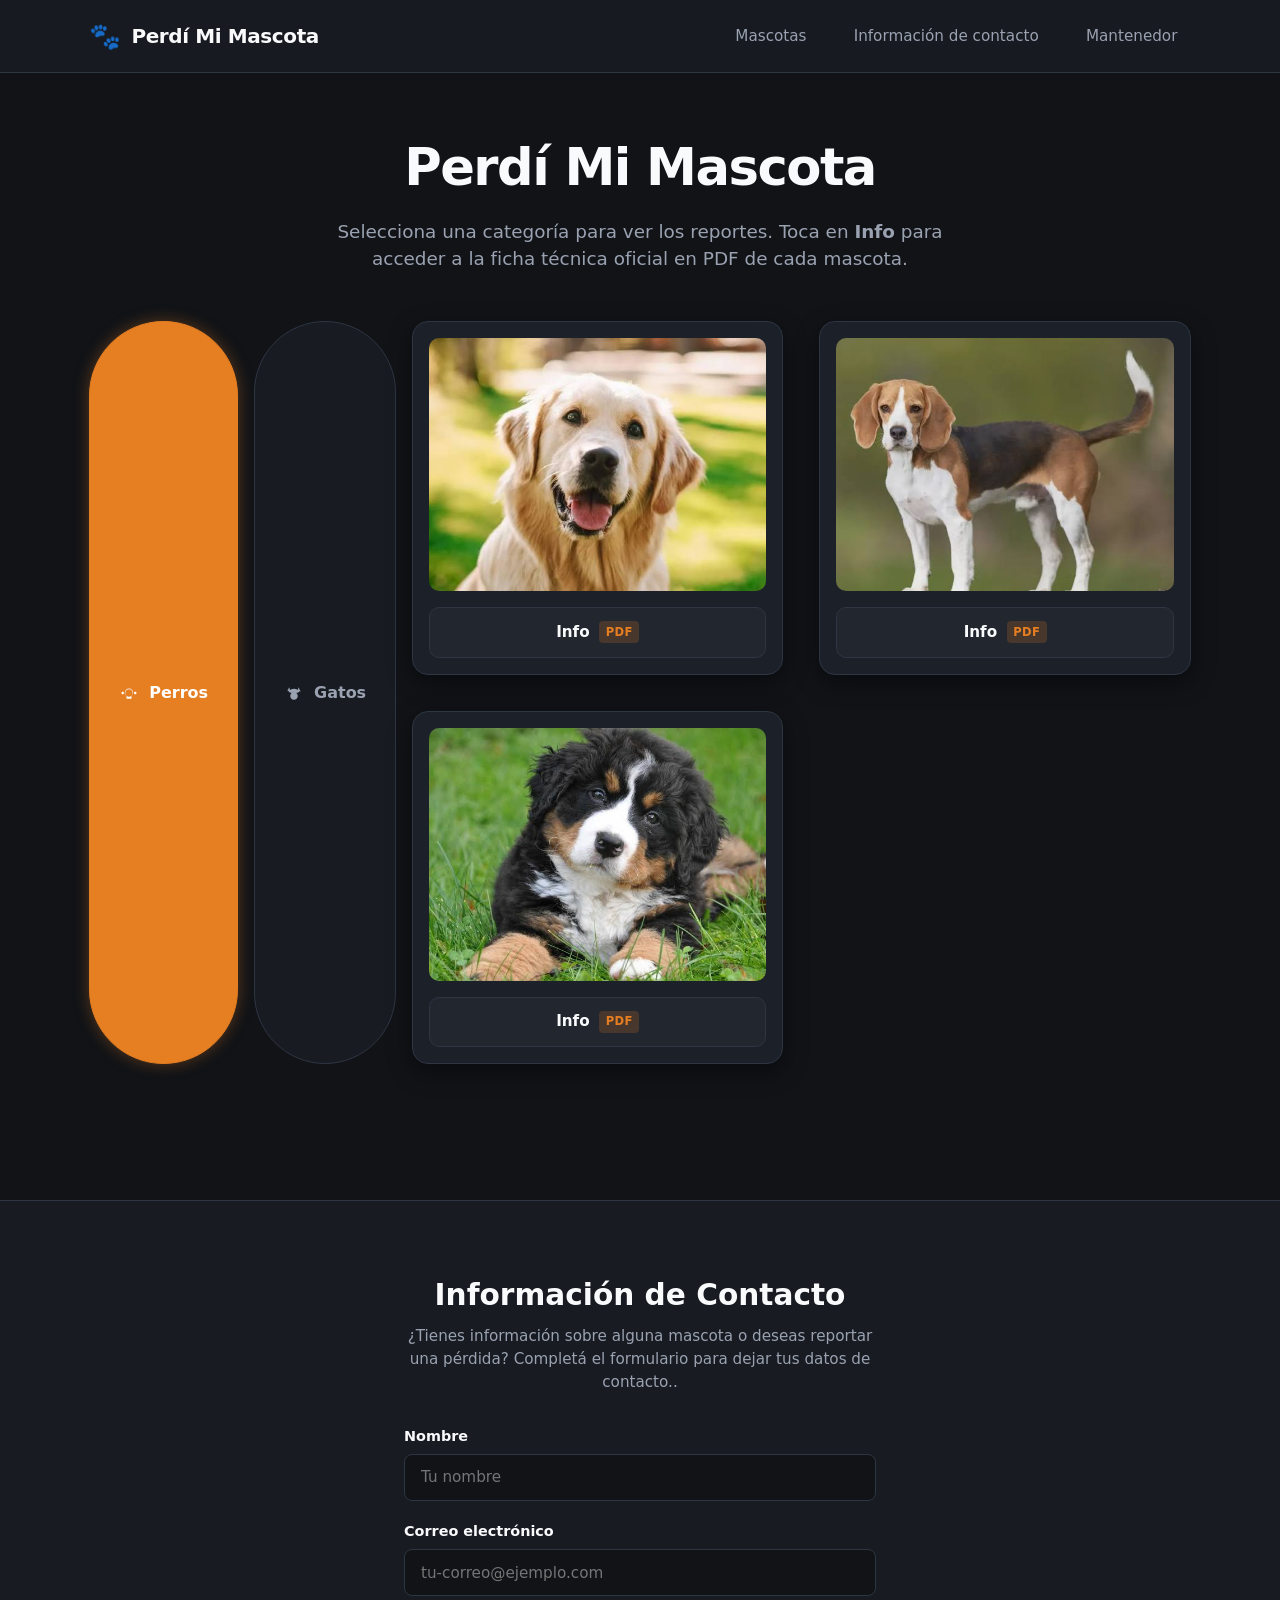
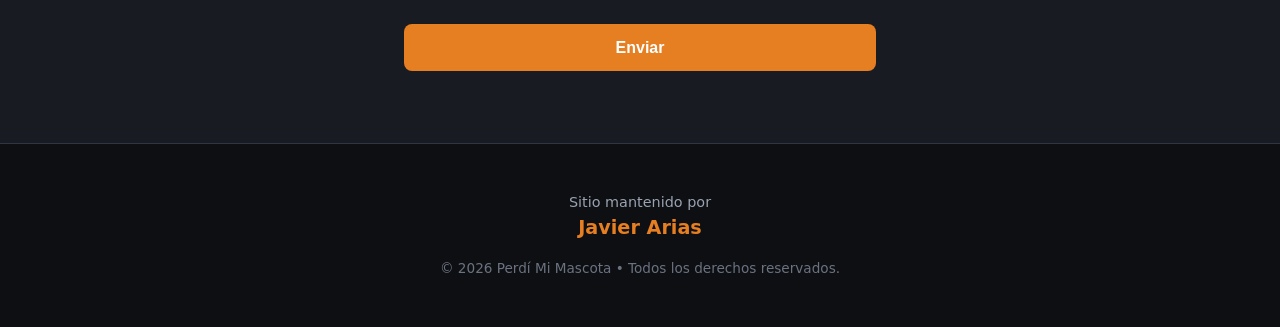
<file: PerdiMIMascotaGemini/index.html>
<!DOCTYPE html>
<html lang="es">
<head>
  <meta charset="UTF-8">
  <meta name="viewport" content="width=device-width, initial-scale=1.0">
  <meta name="description" content="Perdí Mi Mascota: Portal comunitario para el reporte y búsqueda de perros y gatos extraviados.">
  <title>Perdí Mi Mascota</title>
  <link rel="stylesheet" href="estilosIA.css">
</head>
<body>
  <!-- Salto accesible para lectores de pantalla y teclado -->
  <a href="#contenido-principal" class="skip-link">Saltar al contenido principal</a>

  <!-- Barra de Navegación -->
  <header class="site-header">
    <div class="container header-container">
      <div class="brand">
        <span class="brand-icon" aria-hidden="true">🐾</span>
        <span class="brand-title">Perdí Mi Mascota</span>
      </div>
      <nav class="main-nav" aria-label="Navegación principal">
        <ul class="nav-list">
          <li><a href="#mascotas" class="nav-link">Mascotas</a></li>
          <li><a href="#contacto" class="nav-link">Información de contacto</a></li>
          <li><a href="#responsable" class="nav-link">Mantenedor</a></li>
        </ul>
      </nav>
    </div>
  </header>

  <main id="contenido-principal" class="main-content">
    
    <!-- Hero / Encabezado Visual -->
    <section class="hero-section">
      <div class="container hero-content">
        <h1 class="hero-title">Perdí Mi Mascota</h1>
        <p class="hero-subtitle">
          Selecciona una categoría para ver los reportes. Toca en <strong>Info</strong> para acceder a la ficha técnica oficial en PDF de cada mascota.
        </p>
      </div>
    </section>

    <!-- Zona Central: Segmented Control + Listado de Mascotas -->
    <section id="mascotas" class="catalog-section" aria-labelledby="titulo-catalogo">
      <div class="container">
        <h2 id="titulo-catalogo" class="sr-only">Listado de mascotas extraviadas</h2>

        <!-- Segmented Control con iconos y CSS Puro (:checked) -->
        <div class="filter-controls" role="group" aria-label="Filtrar por especie">
          <input type="radio" name="categoria" id="filtro-perros" class="filter-radio" checked>
          <label for="filtro-perros" class="filter-chip">
            <svg class="chip-icon" viewBox="0 0 24 24" fill="currentColor" aria-hidden="true">
              <path d="M4.5 10.5C3.67 10.5 3 11.17 3 12s.67 1.5 1.5 1.5 1.5-.67 1.5-1.5-.67-1.5-1.5-1.5zm15 0c-.83 0-1.5.67-1.5 1.5s.67 1.5 1.5 1.5 1.5-.67 1.5-1.5-.67-1.5-1.5-1.5zM12 7.5c-2.48 0-4.5 2.02-4.5 4.5s2.02 4.5 4.5 4.5 4.5-2.02 4.5-4.5-2.02-4.5-4.5-4.5zm-5 4c0-2.76 2.24-5 5-5s5 2.24 5 5c0 1.63-.8 3.07-2.02 3.97L15 19H9l.02-3.53C7.8 14.57 7 13.13 7 11.5z"/>
            </svg>
            Perros
          </label>

          <input type="radio" name="categoria" id="filtro-gatos" class="filter-radio">
          <label for="filtro-gatos" class="filter-chip">
            <svg class="chip-icon" viewBox="0 0 24 24" fill="currentColor" aria-hidden="true">
              <path d="M12 11c-2.5 0-4.5 2-4.5 4.5S9.5 20 12 20s4.5-2 4.5-4.5S14.5 11 12 11zm-5.5-6L4 9l3.5 1.5L6.5 5zm11 0L16.5 9l3.5 1.5L17.5 5zM12 7c-2.8 0-5.2 1.4-6.6 3.5L8.5 12c1-.6 2.2-1 3.5-1s2.5.4 3.5 1l3.1-1.5C17.2 8.4 14.8 7 12 7z"/>
            </svg>
            Gatos
          </label>

          <!-- Grilla de Tarjetas -->
          <div class="cards-grid">
            
            <!-- PERRO 1 -->
            <article class="pet-card cat-perros">
              <div class="card-frame">
                <div class="image-wrapper">
                  <img src="imagenes/perro1.jpeg" alt="Foto de perro mestizo marrón extraviado (perro 1)" class="pet-img" loading="lazy">
                </div>
                <div class="card-action">
                  <a href="info/perro1.pdf" class="btn-info" target="_blank" rel="noopener noreferrer" aria-label="Abrir información en PDF de Perro 1">
                    <span class="btn-text">Info</span>
                    <span class="pdf-pill" aria-hidden="true">PDF</span>
                  </a>
                </div>
              </div>
            </article>

            <!-- PERRO 2 -->
            <article class="pet-card cat-perros">
              <div class="card-frame">
                <div class="image-wrapper">
                  <img src="imagenes/perro2.jpeg" alt="Foto de perro Golden Retriever dorado extraviado (perro 2)" class="pet-img" loading="lazy">
                </div>
                <div class="card-action">
                  <a href="info/perro2.pdf" class="btn-info" target="_blank" rel="noopener noreferrer" aria-label="Abrir información en PDF de Perro 2">
                    <span class="btn-text">Info</span>
                    <span class="pdf-pill" aria-hidden="true">PDF</span>
                  </a>
                </div>
              </div>
            </article>

            <!-- PERRO 3 -->
            <article class="pet-card cat-perros">
              <div class="card-frame">
                <div class="image-wrapper">
                  <img src="imagenes/perro3.jpeg" alt="Foto de cachorro mestizo negro y marrón extraviado (perro 3)" class="pet-img" loading="lazy">
                </div>
                <div class="card-action">
                  <a href="info/perro3.pdf" class="btn-info" target="_blank" rel="noopener noreferrer" aria-label="Abrir información en PDF de Perro 3">
                    <span class="btn-text">Info</span>
                    <span class="pdf-pill" aria-hidden="true">PDF</span>
                  </a>
                </div>
              </div>
            </article>

            <!-- GATO 1 -->
            <article class="pet-card cat-gatos">
              <div class="card-frame">
                <div class="image-wrapper">
                  <img src="imagenes/gato1.jpeg" alt="Foto de gato atigrado gris con blanco extraviado (gato 1)" class="pet-img" loading="lazy">
                </div>
                <div class="card-action">
                  <a href="info/gato1.pdf" class="btn-info" target="_blank" rel="noopener noreferrer" aria-label="Abrir información en PDF de Gato 1">
                    <span class="btn-text">Info</span>
                    <span class="pdf-pill" aria-hidden="true">PDF</span>
                  </a>
                </div>
              </div>
            </article>

            <!-- GATO 2 -->
            <article class="pet-card cat-gatos">
              <div class="card-frame">
                <div class="image-wrapper">
                  <img src="imagenes/gato2.jpeg" alt="Foto de gata siamesa con ojos claros extraviada (gato 2)" class="pet-img" loading="lazy">
                </div>
                <div class="card-action">
                  <a href="info/gato2.pdf" class="btn-info" target="_blank" rel="noopener noreferrer" aria-label="Abrir información en PDF de Gato 2">
                    <span class="btn-text">Info</span>
                    <span class="pdf-pill" aria-hidden="true">PDF</span>
                  </a>
                </div>
              </div>
            </article>

            <!-- GATO 3 -->
            <article class="pet-card cat-gatos">
              <div class="card-frame">
                <div class="image-wrapper">
                  <img src="imagenes/gato3.jpeg" alt="Foto de gato negro de pelo corto extraviado (gato 3)" class="pet-img" loading="lazy">
                </div>
                <div class="card-action">
                  <a href="info/gato3.pdf" class="btn-info" target="_blank" rel="noopener noreferrer" aria-label="Abrir información en PDF de Gato 3">
                    <span class="btn-text">Info</span>
                    <span class="pdf-pill" aria-hidden="true">PDF</span>
                  </a>
                </div>
              </div>
            </article>

          </div>
        </div>
      </div>
    </section>

    <!-- Información de Contacto -->
    <section id="contacto" class="contact-section" aria-labelledby="titulo-contacto">
      <div class="container form-container">
        <h2 id="titulo-contacto" class="section-title">Información de Contacto</h2>
        <p class="section-desc">¿Tienes información sobre alguna mascota o deseas reportar una pérdida?
          Completá el formulario para dejar tus datos de contacto..</p>
        
        <form class="contact-form" action="#" method="POST" novalidate>
          <div class="form-group">
            <label for="nombre" class="form-label">Nombre</label>
            <input type="text" id="nombre" name="nombre" class="form-input" placeholder="Tu nombre" required autocomplete="name">
          </div>
          <div class="form-group">
            <label for="correo" class="form-label">Correo electrónico</label>
            <input type="email" id="correo" name="correo" class="form-input" placeholder="tu-correo@ejemplo.com" required autocomplete="email">
          </div>
          <button type="submit" class="btn-submit">Enviar</button>
        </form>
      </div>
    </section>
  </main>

  <!-- Mantenedor del Sitio -->
  <footer id="responsable" class="site-footer">
    <div class="container footer-content">
      <div class="maintainer-box">
        <span class="maintainer-label">Sitio mantenido por</span>
        <p class="maintainer-name">Javier Arias</p>
      </div>
      <p class="copyright-text">&copy; 2026 Perdí Mi Mascota &bull; Todos los derechos reservados.</p>
    </div>
  </footer>
</body>
</html>
</file>
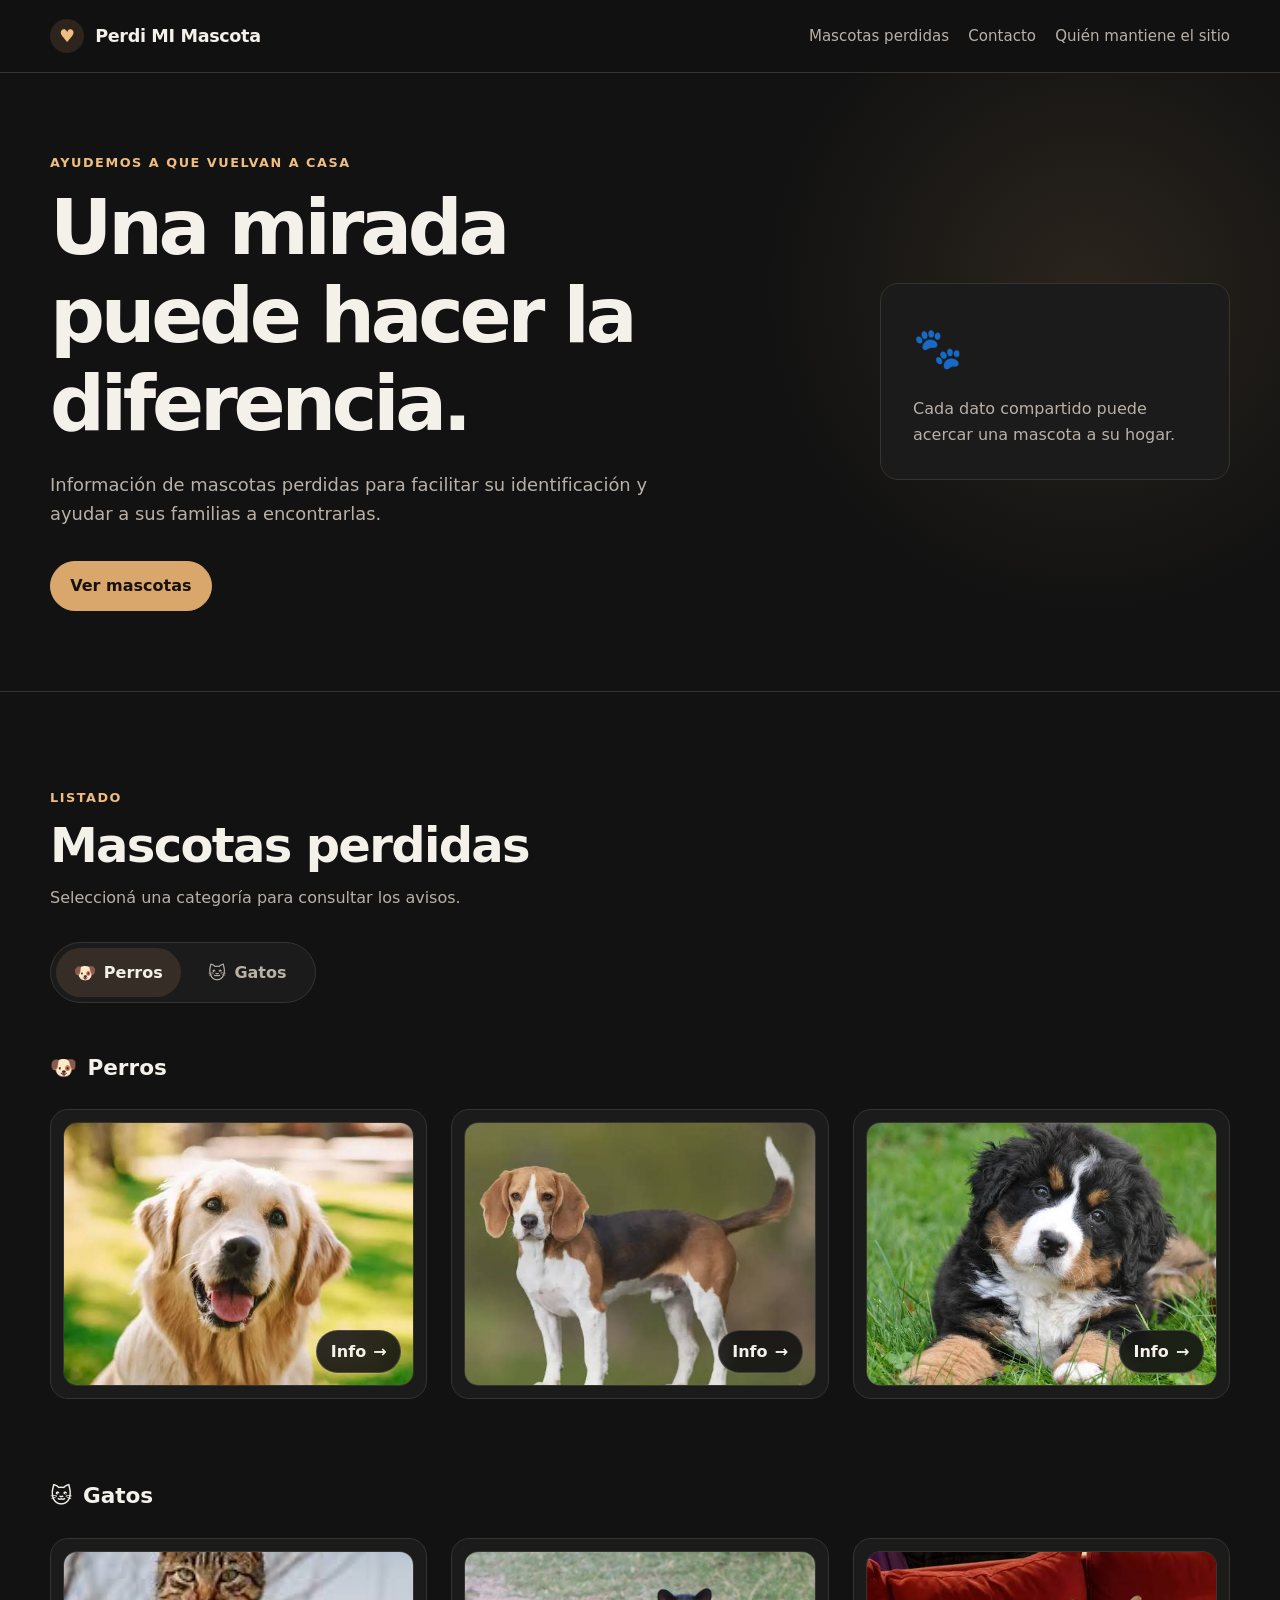
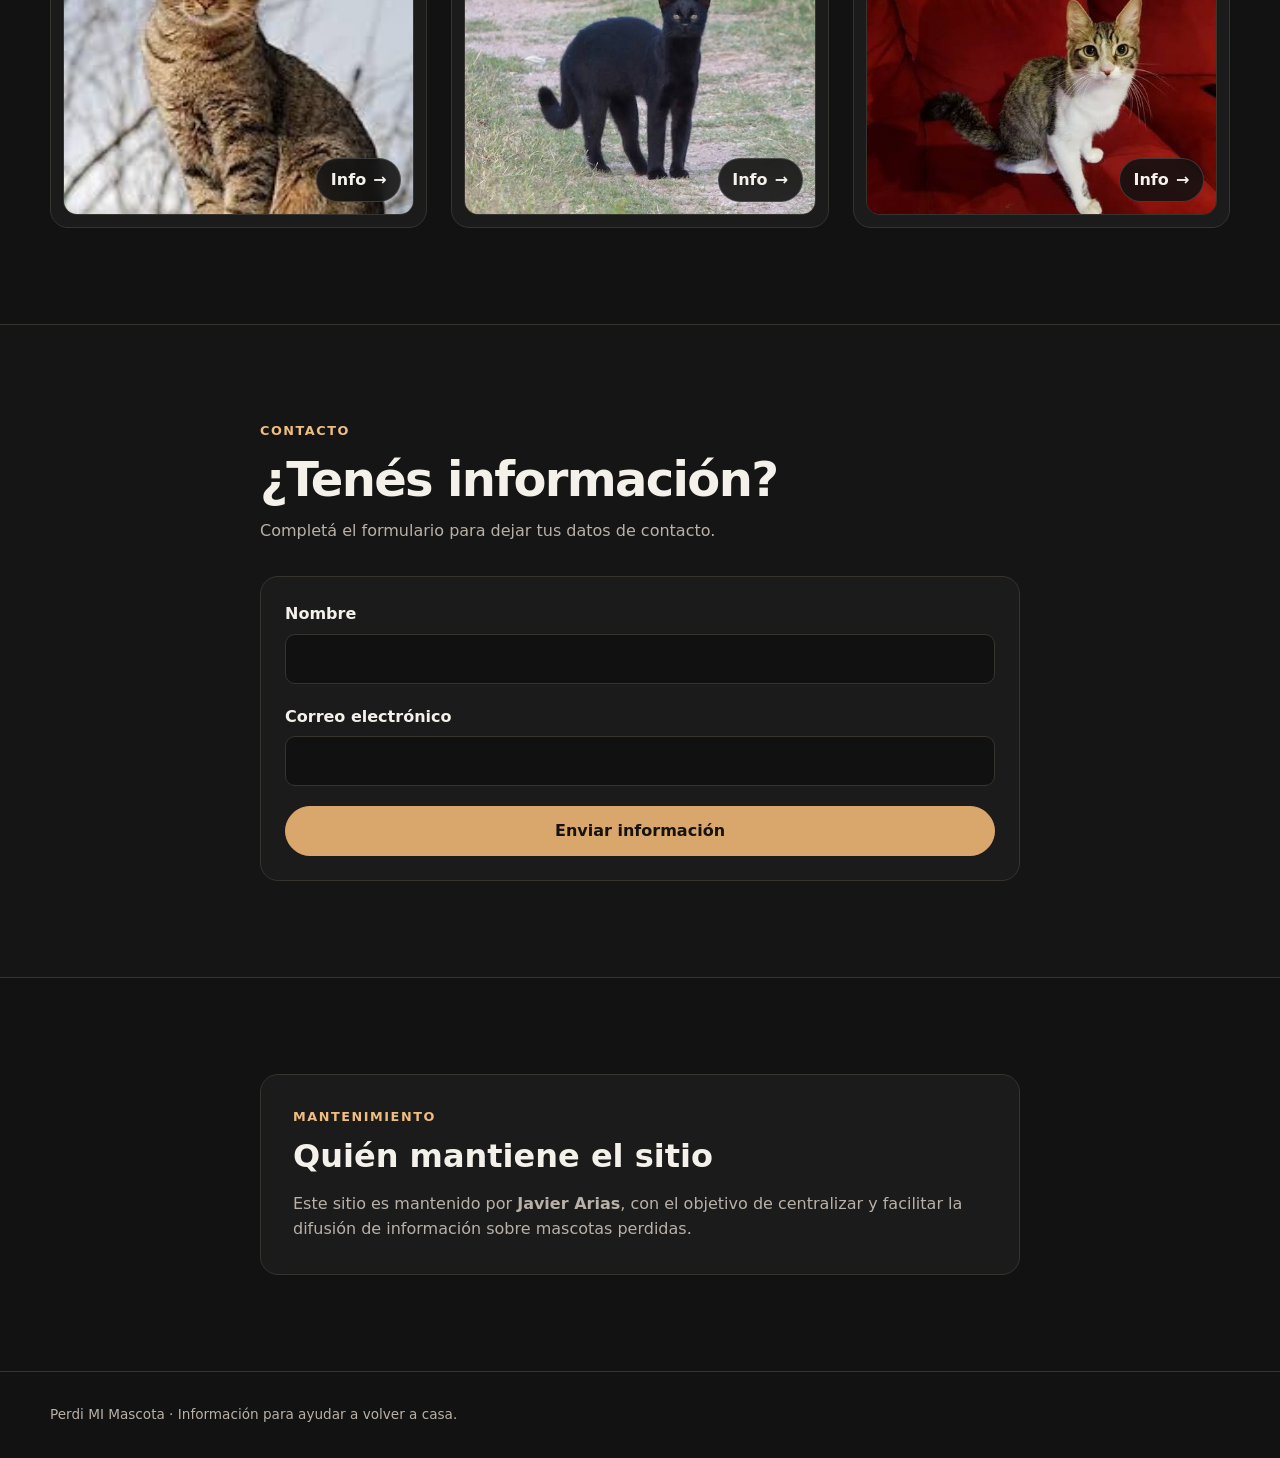
<file: PerdiMiMascotaGPT/index.html>
<!DOCTYPE html>
<html lang="es">
<head>
    <meta charset="UTF-8">
    <meta name="viewport" content="width=device-width, initial-scale=1.0">
    <meta name="description" content="Perdi MI Mascota: sitio para difundir información sobre perros y gatos perdidos.">
    <title>Perdi MI Mascota</title>
    <link rel="stylesheet" href="estilosIA.css">
</head>
<body>
    <header class="site-header">
        <div class="container header-content">
            <a class="brand" href="index.html" aria-label="Perdi MI Mascota - inicio">
                <span class="brand-mark" aria-hidden="true">♥</span>
                <span>Perdi <strong>MI</strong> Mascota</span>
            </a>

            <nav class="main-nav" aria-label="Navegación principal">
                <a href="#mascotas">Mascotas perdidas</a>
                <a href="#contacto">Contacto</a>
                <a href="#mantenimiento">Quién mantiene el sitio</a>
            </nav>
        </div>
    </header>

    <main>
        <section class="hero">
            <div class="container hero-content">
                <div>
                    <p class="eyebrow">Ayudemos a que vuelvan a casa</p>
                    <h1>Una mirada puede hacer la diferencia.</h1>
                    <p class="hero-text">
                        Información de mascotas perdidas para facilitar su identificación
                        y ayudar a sus familias a encontrarlas.
                    </p>
                    <a class="primary-button" href="#mascotas">Ver mascotas</a>
                </div>
                <div class="hero-note" aria-label="Mensaje de ayuda">
                    <span aria-hidden="true">🐾</span>
                    <p>Cada dato compartido puede acercar una mascota a su hogar.</p>
                </div>
            </div>
        </section>

        <section id="mascotas" class="pets-section" aria-labelledby="pets-title">
            <div class="container">
                <div class="section-heading">
                    <p class="eyebrow">Listado</p>
                    <h2 id="pets-title">Mascotas perdidas</h2>
                    <p>Seleccioná una categoría para consultar los avisos.</p>
                </div>

                <div class="category-switcher" role="group" aria-label="Categoría de mascotas">
                    <a class="category-chip active" href="#perros" aria-label="Ver perros perdidos">
                        <span class="category-icon" aria-hidden="true">🐶</span>
                        <span>Perros</span>
                    </a>
                    <a class="category-chip" href="#gatos" aria-label="Ver gatos perdidos">
                        <span class="category-icon" aria-hidden="true">🐱</span>
                        <span>Gatos</span>
                    </a>
                </div>

                <div id="perros" class="category-panel">
                    <div class="category-title">
                        <span aria-hidden="true">🐶</span>
                        <h3>Perros</h3>
                    </div>

                    <div class="pets-grid">
                        <article class="pet-card">
                            <div class="pet-image-frame">
                                <img src="imagenes/perro1.jpeg" alt="Luna, perra mestiza de tamaño mediano">
                                <a class="info-button" href="info/perro1.pdf">Info <span aria-hidden="true">→</span></a>
                            </div>
                            
                        </article>

                        <article class="pet-card">
                            <div class="pet-image-frame">
                                <img src="imagenes/perro2.jpeg" alt="Toby, perro labrador de color dorado">
                                <a class="info-button" href="info/perro2.pdf">Info <span aria-hidden="true">→</span></a>
                            </div>
                            
                        </article>

                        <article class="pet-card">
                            <div class="pet-image-frame">
                                <img src="imagenes/perro3.jpeg" alt="Mora, perra pequeña de pelaje negro y blanco">
                                <a class="info-button" href="info/perro3.pdf">Info <span aria-hidden="true">→</span></a>
                            </div>
                            
                        </article>
                    </div>
                </div>

                <div id="gatos" class="category-panel">
                    <div class="category-title">
                        <span aria-hidden="true">🐱</span>
                        <h3>Gatos</h3>
                    </div>

                    <div class="pets-grid">
                        <article class="pet-card">
                            <div class="pet-image-frame">
                                <img src="imagenes/gato1.jpeg" alt="Simba, gato naranja de pelo corto">
                                <a class="info-button" href="info/gato1.pdf">Info <span aria-hidden="true">→</span></a>
                            </div>
                           
                        </article>

                        <article class="pet-card">
                            <div class="pet-image-frame">
                                <img src="imagenes/gato2.jpeg" alt="Nina, gata gris y blanca de pelo corto">
                                <a class="info-button" href="info/gato2.pdf">Info <span aria-hidden="true">→</span></a>
                            </div>
                            
                        </article>

                        <article class="pet-card">
                            <div class="pet-image-frame">
                                <img src="imagenes/gato3.jpeg" alt="Felipe, gato atigrado de tamaño mediano">
                                <a class="info-button" href="info/gato3.pdf">Info <span aria-hidden="true">→</span></a>
                            </div>
                            
                        </article>
                    </div>
                </div>
            </div>
        </section>

        <section id="contacto" class="contact-section" aria-labelledby="contact-title">
            <div class="container narrow-container">
                <div class="section-heading">
                    <p class="eyebrow">Contacto</p>
                    <h2 id="contact-title">¿Tenés información?</h2>
                    <p>Completá el formulario para dejar tus datos de contacto.</p>
                </div>

                <form class="contact-form" action="#" method="post">
                    <div class="form-field">
                        <label for="nombre">Nombre</label>
                        <input id="nombre" name="nombre" type="text" autocomplete="name" required>
                    </div>

                    <div class="form-field">
                        <label for="correo">Correo electrónico</label>
                        <input id="correo" name="correo" type="email" autocomplete="email" required>
                    </div>

                    <button class="primary-button" type="submit">Enviar información</button>
                    
                </form>
            </div>
        </section>

        <section id="mantenimiento" class="about-section" aria-labelledby="about-title">
            <div class="container narrow-container">
                <div class="about-card">
                    <p class="eyebrow">Mantenimiento</p>
                    <h2 id="about-title">Quién mantiene el sitio</h2>
                    <p>
                        Este sitio es mantenido por <strong>Javier Arias</strong>,
                        con el objetivo de centralizar y facilitar la difusión de
                        información sobre mascotas perdidas.
                    </p>
                </div>
            </div>
        </section>
    </main>

    <footer class="site-footer">
        <div class="container">
            <p>Perdi MI Mascota · Información para ayudar a volver a casa.</p>
        </div>
    </footer>
</body>
</html>
</file>
<file: PerdiMIMascotaGemini/estilosIA.css>
/* ==========================================================================
   1. VARIABLES DE DISEÑO (Tokens Dark Theme Cálido y Accesible)
   ========================================================================== */
:root {
  --color-bg: #111317;
  --color-surface: #181b21;
  --color-surface-hover: #21262f;
  --color-surface-card: #1c2028;
  
  --color-border-card: #2e3543;
  --color-border-card-hover: #4e586c;
  
  --color-primary: #e67e22;          /* Tono naranja amigable y cálido */
  --color-primary-hover: #f39c12;
  --color-primary-glow: rgba(230, 126, 34, 0.35);

  --color-text-main: #f9fafb;
  --color-text-muted: #9aa2b1;
  
  --font-base: system-ui, -apple-system, BlinkMacSystemFont, "Segoe UI", Roboto, sans-serif;
  --max-width: 1150px;
  
  --radius-card: 16px;
  --radius-btn: 10px;
  --radius-chip: 9999px;
  
  --shadow-card: 0 8px 24px rgba(0, 0, 0, 0.45);
  --shadow-hover: 0 12px 32px rgba(0, 0, 0, 0.65);

  --transition: all 0.25s cubic-bezier(0.4, 0, 0.2, 1);
}

/* ==========================================================================
   2. RESET Y BASES
   ========================================================================== */
*, *::before, *::after {
  box-sizing: border-box;
  margin: 0;
  padding: 0;
}

html {
  font-size: 100%;
  scroll-behavior: smooth;
}

body {
  font-family: var(--font-base);
  background-color: var(--color-bg);
  color: var(--color-text-main);
  line-height: 1.5;
  min-height: 100vh;
  display: flex;
  flex-direction: column;
}

.skip-link {
  position: absolute;
  top: -100px;
  left: 1rem;
  background: var(--color-primary);
  color: #fff;
  padding: 0.75rem 1.25rem;
  font-weight: 700;
  border-radius: 6px;
  z-index: 9999;
  transition: top 0.2s;
  text-decoration: none;
}

.skip-link:focus {
  top: 1rem;
}

.sr-only {
  position: absolute;
  width: 1px;
  height: 1px;
  padding: 0;
  margin: -1px;
  overflow: hidden;
  clip: rect(0, 0, 0, 0);
  border: 0;
}

.container {
  width: 100%;
  max-width: var(--max-width);
  margin: 0 auto;
  padding: 0 1.5rem;
}

/* ==========================================================================
   3. CABECERA Y NAVEGACIÓN
   ========================================================================== */
.site-header {
  background-color: rgba(24, 27, 33, 0.94);
  backdrop-filter: blur(10px);
  border-bottom: 1px solid var(--color-border-card);
  position: sticky;
  top: 0;
  z-index: 100;
}

.header-container {
  display: flex;
  align-items: center;
  justify-content: space-between;
  height: 4.5rem;
}

.brand {
  display: flex;
  align-items: center;
  gap: 0.65rem;
}

.brand-icon {
  font-size: 1.6rem;
}

.brand-title {
  font-size: 1.25rem;
  font-weight: 700;
  letter-spacing: -0.02em;
}

.nav-list {
  display: flex;
  list-style: none;
  gap: 1.25rem;
}

.nav-link {
  color: var(--color-text-muted);
  text-decoration: none;
  font-size: 0.95rem;
  font-weight: 500;
  padding: 0.5rem 0.85rem;
  border-radius: 8px;
  transition: var(--transition);
}

.nav-link:hover,
.nav-link:focus-visible {
  color: var(--color-text-main);
  background-color: var(--color-surface-hover);
}

/* ==========================================================================
   4. HERO
   ========================================================================== */
.hero-section {
  padding: 3.5rem 0 1.5rem;
  text-align: center;
}

.hero-title {
  font-size: clamp(2.2rem, 4.5vw, 3.2rem);
  font-weight: 800;
  letter-spacing: -0.03em;
  margin-bottom: 0.75rem;
}

.hero-subtitle {
  font-size: 1.15rem;
  color: var(--color-text-muted);
  max-width: 620px;
  margin: 0 auto;
}

/* ==========================================================================
   5. SEGMENTED CONTROL (CSS PURO)
   ========================================================================== */
.catalog-section {
  padding: 1.5rem 0 5rem;
}

.filter-controls {
  display: flex;
  justify-content: center;
  gap: 1rem;
  margin-bottom: 3.5rem;
}

.filter-radio {
  position: absolute;
  opacity: 0;
  pointer-events: none;
}

.filter-chip {
  display: inline-flex;
  align-items: center;
  gap: 0.65rem;
  padding: 0.75rem 1.8rem;
  background-color: var(--color-surface);
  border: 1px solid var(--color-border-card);
  color: var(--color-text-muted);
  font-size: 1rem;
  font-weight: 600;
  border-radius: var(--radius-chip);
  cursor: pointer;
  user-select: none;
  transition: var(--transition);
}

.chip-icon {
  width: 1.25rem;
  height: 1.25rem;
}

.filter-chip:hover {
  border-color: var(--color-border-card-hover);
  color: var(--color-text-main);
  background-color: var(--color-surface-hover);
}

.filter-radio:focus-visible + .filter-chip {
  outline: 2px solid var(--color-primary);
  outline-offset: 3px;
}

/* Estado Activo */
.filter-radio:checked + .filter-chip {
  background-color: var(--color-primary);
  border-color: var(--color-primary);
  color: #ffffff;
  box-shadow: 0 0 16px var(--color-primary-glow);
}

/* Filtrado de Tarjetas por Selectores Hermanos */
#filtro-perros:checked ~ .cards-grid .cat-gatos {
  display: none;
}

#filtro-gatos:checked ~ .cards-grid .cat-perros {
  display: none;
}

/* ==========================================================================
   6. GRILLA Y MARCO ARMÓNICO DE LAS TARJETAS (FOTO + BOTÓN INFO)
   ========================================================================== */
.cards-grid {
  display: grid;
  grid-template-columns: repeat(auto-fill, minmax(300px, 1fr));
  gap: 2.25rem;
  width: 100%;
}

.pet-card {
  display: flex;
  flex-direction: column;
}

/* Mismo borde, relleno armónico y superficie para todas las imágenes */
.card-frame {
  background-color: var(--color-surface-card);
  border: 1px solid var(--color-border-card);
  border-radius: var(--radius-card);
  padding: 1rem;
  display: flex;
  flex-direction: column;
  box-shadow: var(--shadow-card);
  transition: var(--transition);
}

.card-frame:hover {
  transform: translateY(-5px);
  border-color: var(--color-border-card-hover);
  box-shadow: var(--shadow-hover);
}

/* Contenedor fotográfico con relación de aspecto consistente */
.image-wrapper {
  position: relative;
  width: 100%;
  aspect-ratio: 4 / 3;
  border-radius: calc(var(--radius-card) - 6px);
  overflow: hidden;
  background-color: #0c0e12;
}

.pet-img {
  width: 100%;
  height: 100%;
  object-fit: cover;
  display: block;
  transition: transform 0.35s ease;
}

.card-frame:hover .pet-img {
  transform: scale(1.04);
}

/* Zona inferior de la tarjeta donde reside el botón Info */
.card-action {
  margin-top: 1rem;
}

.btn-info {
  display: flex;
  align-items: center;
  justify-content: center;
  gap: 0.6rem;
  width: 100%;
  padding: 0.8rem 1rem;
  background-color: var(--color-surface-hover);
  border: 1px solid var(--color-border-card);
  border-radius: var(--radius-btn);
  color: var(--color-text-main);
  text-decoration: none;
  font-weight: 700;
  font-size: 0.95rem;
  transition: var(--transition);
}

.pdf-pill {
  background-color: rgba(230, 126, 34, 0.2);
  color: var(--color-primary);
  font-size: 0.72rem;
  padding: 0.15rem 0.4rem;
  border-radius: 4px;
  letter-spacing: 0.04em;
  font-weight: 800;
}

.btn-info:hover,
.btn-info:focus-visible {
  background-color: var(--color-primary);
  border-color: var(--color-primary);
  color: #ffffff;
  box-shadow: 0 0 12px var(--color-primary-glow);
}

.btn-info:hover .pdf-pill,
.btn-info:focus-visible .pdf-pill {
  background-color: rgba(255, 255, 255, 0.25);
  color: #ffffff;
}

/* ==========================================================================
   7. FORMULARIO DE CONTACTO
   ========================================================================== */
.contact-section {
  background-color: var(--color-surface);
  border-top: 1px solid var(--color-border-card);
  border-bottom: 1px solid var(--color-border-card);
  padding: 4.5rem 0;
}

.form-container {
  max-width: 520px;
}

.section-title {
  font-size: 1.85rem;
  font-weight: 700;
  text-align: center;
  margin-bottom: 0.5rem;
}

.section-desc {
  text-align: center;
  color: var(--color-text-muted);
  font-size: 0.95rem;
  margin-bottom: 2rem;
}

.contact-form {
  display: flex;
  flex-direction: column;
  gap: 1.25rem;
}

.form-group {
  display: flex;
  flex-direction: column;
  gap: 0.4rem;
}

.form-label {
  font-size: 0.9rem;
  font-weight: 600;
  color: var(--color-text-main);
}

.form-input {
  width: 100%;
  padding: 0.85rem 1rem;
  background-color: var(--color-bg);
  border: 1px solid var(--color-border-card);
  border-radius: 8px;
  color: var(--color-text-main);
  font-family: inherit;
  font-size: 0.95rem;
  transition: var(--transition);
}

.form-input:focus {
  outline: none;
  border-color: var(--color-primary);
  box-shadow: 0 0 0 3px var(--color-primary-glow);
}

.btn-submit {
  width: 100%;
  padding: 0.9rem;
  background-color: var(--color-primary);
  color: #ffffff;
  border: none;
  border-radius: 8px;
  font-weight: 700;
  font-size: 1rem;
  cursor: pointer;
  margin-top: 0.5rem;
  transition: var(--transition);
}

.btn-submit:hover,
.btn-submit:focus-visible {
  background-color: var(--color-primary-hover);
  box-shadow: 0 0 14px var(--color-primary-glow);
}

/* ==========================================================================
   8. FOOTER / MANTENEDOR
   ========================================================================== */
.site-footer {
  background-color: #0d0f12;
  padding: 3rem 0;
  margin-top: auto;
}

.footer-content {
  text-align: center;
  display: flex;
  flex-direction: column;
  align-items: center;
  gap: 1rem;
}

.maintainer-label {
  display: block;
  font-size: 0.9rem;
  color: var(--color-text-muted);
}

.maintainer-name {
  font-size: 1.2rem;
  font-weight: 700;
  color: var(--color-primary);
}

.copyright-text {
  font-size: 0.85rem;
  color: #6b7280;
}

/* ==========================================================================
   9. RESPONSIVIDAD Y PREFERENCIAS
   ========================================================================== */
@media (max-width: 640px) {
  .header-container {
    flex-direction: column;
    height: auto;
    padding: 1rem 0;
    gap: 0.75rem;
  }

  .nav-list {
    gap: 0.5rem;
  }

  .cards-grid {
    grid-template-columns: 1fr;
  }
}

@media (prefers-reduced-motion: reduce) {
  *, *::before, *::after {
    animation-duration: 0.01ms !important;
    transition-duration: 0.01ms !important;
    scroll-behavior: auto !important;
  }
}
</file>
<file: PerdiMiMascotaGPT/estilosIA.css>
/* =========================================================
   Perdi MI Mascota
   Hoja de estilos principal
   ========================================================= */

:root {
    --background: #121212;
    --surface: #1b1b1b;
    --surface-raised: #222222;
    --surface-hover: #292929;
    --text: #f4f0ea;
    --text-muted: #b9b1a8;
    --accent: #d9a66b;
    --accent-strong: #efbd80;
    --accent-soft: rgba(217, 166, 107, 0.14);
    --border: #37332f;
    --focus: #f4c58f;
    --radius: 18px;
    --content-width: 1180px;
}

/* Reset y reglas base */

*,
*::before,
*::after {
    box-sizing: border-box;
}

html {
    scroll-behavior: smooth;
    scroll-padding-top: 88px;
}

body {
    margin: 0;
    background: var(--background);
    color: var(--text);
    font-family: system-ui, -apple-system, BlinkMacSystemFont, "Segoe UI", sans-serif;
    line-height: 1.6;
}

img {
    display: block;
    width: 100%;
}

a {
    color: inherit;
}

button,
input {
    font: inherit;
}

.container {
    width: min(calc(100% - 40px), var(--content-width));
    margin-inline: auto;
}

.narrow-container {
    width: min(calc(100% - 40px), 760px);
}

/* Accesibilidad */

:focus-visible {
    outline: 3px solid var(--focus);
    outline-offset: 4px;
}

.skip-link {
    position: absolute;
    left: 1rem;
    top: -100px;
    z-index: 100;
    padding: 0.75rem 1rem;
    background: var(--accent);
    color: #17120e;
}

.skip-link:focus {
    top: 1rem;
}

/* Encabezado y navegación */

.site-header {
    position: sticky;
    top: 0;
    z-index: 20;
    background: rgba(18, 18, 18, 0.94);
    border-bottom: 1px solid var(--border);
    backdrop-filter: blur(12px);
}

.header-content {
    min-height: 72px;
    display: flex;
    align-items: center;
    justify-content: space-between;
    gap: 2rem;
}

.brand {
    display: inline-flex;
    align-items: center;
    gap: 0.7rem;
    text-decoration: none;
    font-size: 1.1rem;
    font-weight: 650;
    letter-spacing: -0.02em;
}

.brand-mark {
    display: grid;
    place-items: center;
    width: 34px;
    height: 34px;
    border-radius: 50%;
    background: var(--accent-soft);
    color: var(--accent-strong);
}

.main-nav {
    display: flex;
    flex-wrap: wrap;
    justify-content: flex-end;
    gap: 0.4rem 1.2rem;
}

.main-nav a {
    color: var(--text-muted);
    text-decoration: none;
    font-size: 0.94rem;
}

.main-nav a:hover {
    color: var(--text);
}

/* Hero */

.hero {
    border-bottom: 1px solid var(--border);
    background:
        radial-gradient(circle at 85% 35%, rgba(217, 166, 107, 0.12), transparent 28%),
        var(--background);
}

.hero-content {
    min-height: 480px;
    display: grid;
    grid-template-columns: minmax(0, 1.5fr) minmax(260px, 0.7fr);
    align-items: center;
    gap: 5rem;
    padding-block: 5rem;
}

.eyebrow {
    margin: 0 0 0.65rem;
    color: var(--accent-strong);
    font-size: 0.8rem;
    font-weight: 750;
    letter-spacing: 0.12em;
    text-transform: uppercase;
}

h1,
h2,
h3,
h4 {
    line-height: 1.15;
}

h1 {
    max-width: 720px;
    margin: 0;
    font-size: clamp(2.5rem, 6vw, 4.8rem);
    letter-spacing: -0.055em;
}

.hero-text {
    max-width: 650px;
    margin: 1.4rem 0 2rem;
    color: var(--text-muted);
    font-size: 1.12rem;
}

.primary-button {
    display: inline-flex;
    align-items: center;
    justify-content: center;
    min-height: 46px;
    padding: 0.7rem 1.2rem;
    border: 1px solid var(--accent);
    border-radius: 999px;
    background: var(--accent);
    color: #17120e;
    font-weight: 750;
    text-decoration: none;
    cursor: pointer;
}

.primary-button:hover {
    background: var(--accent-strong);
    border-color: var(--accent-strong);
}

.hero-note {
    padding: 2rem;
    border: 1px solid var(--border);
    border-radius: var(--radius);
    background: var(--surface);
}

.hero-note > span {
    display: block;
    margin-bottom: 1rem;
    font-size: 2.5rem;
}

.hero-note p {
    margin: 0;
    color: var(--text-muted);
}

/* Secciones */

.pets-section,
.contact-section,
.about-section {
    padding-block: 6rem;
}

.contact-section {
    border-top: 1px solid var(--border);
    background: #151515;
}

.about-section {
    border-top: 1px solid var(--border);
}

.section-heading {
    margin-bottom: 2rem;
}

.section-heading h2 {
    margin: 0;
    font-size: clamp(2rem, 4vw, 3rem);
    letter-spacing: -0.035em;
}

.section-heading > p:last-child {
    margin: 0.7rem 0 0;
    color: var(--text-muted);
}

/* Selector de categorías */

.category-switcher {
    display: inline-flex;
    gap: 0.25rem;
    margin-bottom: 3rem;
    padding: 0.3rem;
    border: 1px solid var(--border);
    border-radius: 999px;
    background: var(--surface);
}

.category-chip {
    display: inline-flex;
    align-items: center;
    gap: 0.5rem;
    min-width: 125px;
    justify-content: center;
    padding: 0.65rem 1rem;
    border-radius: 999px;
    color: var(--text-muted);
    text-decoration: none;
    font-weight: 700;
}

.category-chip:hover,
.category-chip:focus-visible,
.category-chip.active {
    background: var(--accent-soft);
    color: var(--text);
}

.category-icon {
    font-size: 1.1rem;
}

/* Listado */

.category-panel {
    scroll-margin-top: 100px;
}

.category-panel + .category-panel {
    margin-top: 5rem;
}

.category-title {
    display: flex;
    align-items: center;
    gap: 0.65rem;
    margin-bottom: 1.5rem;
}

.category-title span {
    font-size: 1.35rem;
}

.category-title h3 {
    margin: 0;
    font-size: 1.35rem;
}

.pets-grid {
    display: grid;
    grid-template-columns: repeat(3, minmax(0, 1fr));
    gap: 1.5rem;
}

.pet-card {
    overflow: hidden;
    border: 1px solid var(--border);
    border-radius: var(--radius);
    background: var(--surface);
}

.pet-image-frame {
    position: relative;
    margin: 0.75rem;
    overflow: hidden;
    border: 1px solid var(--border);
    border-radius: 14px;
    background: var(--surface-raised);
}

.pet-image-frame img {
    aspect-ratio: 4 / 3;
    object-fit: cover;
}

.info-button {
    position: absolute;
    right: 0.75rem;
    bottom: 0.75rem;
    display: inline-flex;
    align-items: center;
    gap: 0.45rem;
    min-height: 40px;
    padding: 0.5rem 0.85rem;
    border: 1px solid rgba(255, 255, 255, 0.16);
    border-radius: 999px;
    background: rgba(18, 18, 18, 0.88);
    color: var(--text);
    text-decoration: none;
    font-weight: 750;
    backdrop-filter: blur(8px);
}

.info-button:hover {
    background: var(--accent);
    border-color: var(--accent);
    color: #17120e;
}

.pet-content {
    padding: 0 1.25rem 1.35rem;
}

.pet-content h4 {
    margin: 0 0 0.25rem;
    font-size: 1.25rem;
}

.pet-content > p:not(.pet-description) {
    margin: 0;
    color: var(--accent-strong);
    font-size: 0.9rem;
    font-weight: 650;
}

.pet-description {
    margin: 0.75rem 0 0;
    color: var(--text-muted);
    font-size: 0.92rem;
}

/* Formulario */

.contact-form {
    display: grid;
    gap: 1.25rem;
    padding: 1.5rem;
    border: 1px solid var(--border);
    border-radius: var(--radius);
    background: var(--surface);
}

.form-field {
    display: grid;
    gap: 0.45rem;
}

.form-field label {
    font-weight: 700;
}

.form-field input {
    width: 100%;
    min-height: 48px;
    padding: 0.7rem 0.85rem;
    border: 1px solid var(--border);
    border-radius: 10px;
    background: #111111;
    color: var(--text);
}

.form-field input:focus {
    border-color: var(--focus);
    outline: 2px solid var(--focus);
    outline-offset: 1px;
}

.form-note {
    margin: 0;
    color: var(--text-muted);
    font-size: 0.82rem;
}

/* Información de mantenimiento */

.about-card {
    padding: 2rem;
    border: 1px solid var(--border);
    border-radius: var(--radius);
    background: var(--surface);
}

.about-card h2 {
    margin: 0;
    font-size: 2rem;
}

.about-card p:last-child {
    margin-bottom: 0;
    color: var(--text-muted);
}

/* Pie */

.site-footer {
    border-top: 1px solid var(--border);
    padding-block: 2rem;
}

.site-footer p {
    margin: 0;
    color: var(--text-muted);
    font-size: 0.85rem;
}

/* Responsive */

@media (max-width: 850px) {
    .header-content {
        align-items: flex-start;
        padding-block: 1rem;
    }

    .main-nav {
        gap: 0.35rem 0.8rem;
    }

    .hero-content {
        grid-template-columns: 1fr;
        gap: 2rem;
        padding-block: 4rem;
    }

    .hero-note {
        max-width: 520px;
    }

    .pets-grid {
        grid-template-columns: repeat(2, minmax(0, 1fr));
    }
}

@media (max-width: 600px) {
    .container,
    .narrow-container {
        width: min(calc(100% - 28px), var(--content-width));
    }

    .header-content {
        display: grid;
        gap: 0.75rem;
    }

    .main-nav {
        justify-content: flex-start;
    }

    .hero-content {
        min-height: auto;
        padding-block: 3.5rem;
    }

    .pets-section,
    .contact-section,
    .about-section {
        padding-block: 4rem;
    }

    .category-switcher {
        display: flex;
        width: 100%;
    }

    .category-chip {
        flex: 1;
        min-width: 0;
    }

    .pets-grid {
        grid-template-columns: 1fr;
    }

    .category-panel + .category-panel {
        margin-top: 4rem;
    }
}

/* Respeto por usuarios que prefieren menos movimiento */

@media (prefers-reduced-motion: reduce) {
    html {
        scroll-behavior: auto;
    }
}
</file>
